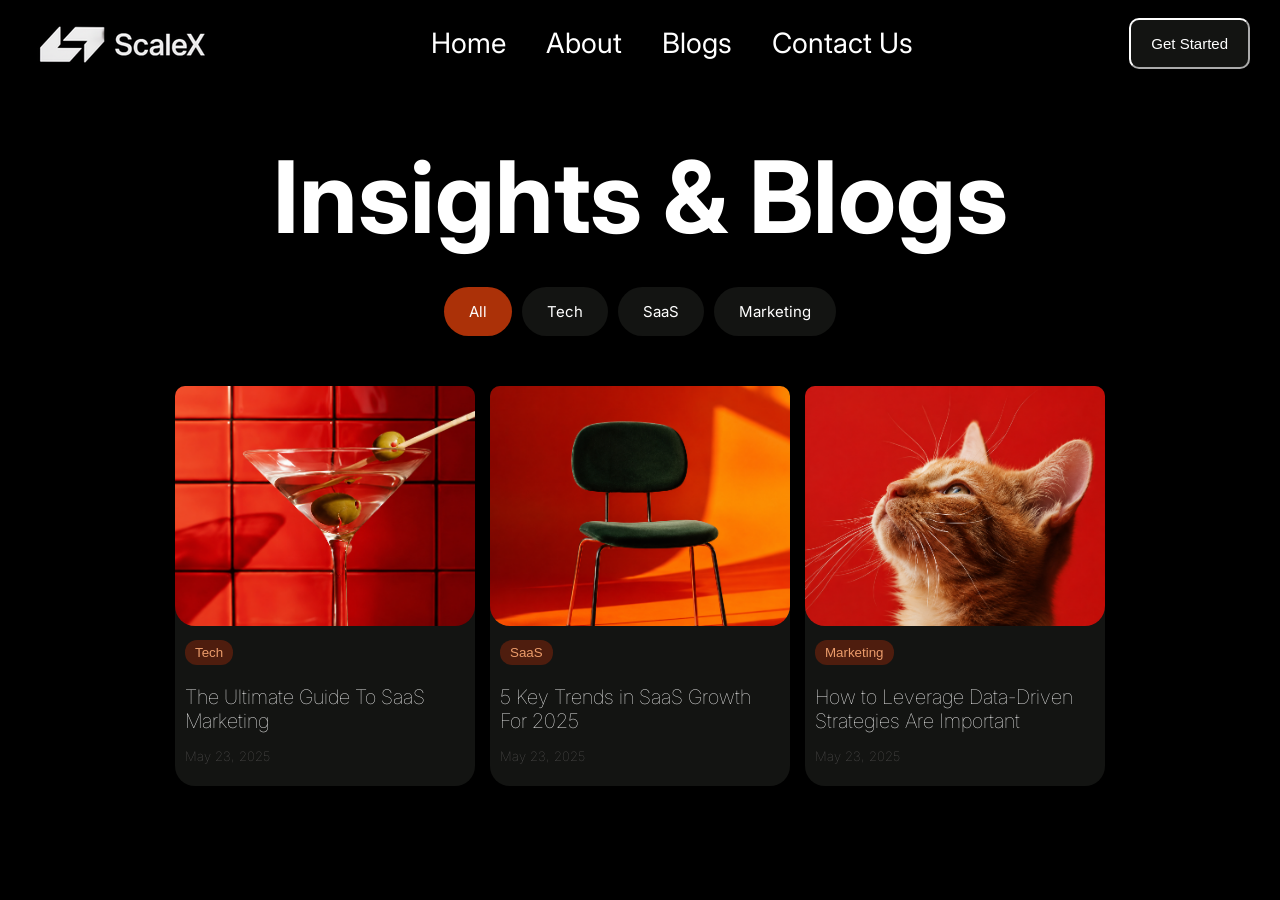
<file: A2/index.html>
<!DOCTYPE html>
<html lang="en">

<head>
    <meta charset="UTF-8">
    <meta name="viewport" content="width=device-width, initial-scale=1.0">
    <title>ScaleX</title>
    <link rel="icon" type="image/png" href="./assests/favicon-96x96.png" sizes="96x96" />
    <link rel="stylesheet" href="styles.css">
</head>

<body>
    <header>
        <nav>
            <img src="./assests/Logo.png" alt="ScaleX Logo" class="logo" loading="lazy">
            <ul class="nav-links">
                <li>Home</li>
                <li>About</li>
                <li>Blogs</li>
                <li>Contact Us</li>
            </ul>
            <button class="GetStarted-btn">Get Started</button>
        </nav>
    </header>

    <main>
        <div class="hero">
            <h1>Insights & Blogs</h1>
            <div class="pills">
                <div class="pill">All</div>
                <div class="pill">Tech</div>
                <div class="pill">SaaS</div>
                <div class="pill">Marketing</div>
            </div>
            <div class="card-container">
                <div class="card1">
                    <img src="./assests/wine-glass.png" alt="Wine Glass" loading="lazy">
                    <button class="tag">Tech</button>
                    <h3>The Ultimate Guide To SaaS Marketing</h3>
                    <p>May 23, 2025</p>
                </div>
                <div class="card2">
                    <img src="./assests/chair.png" alt="Chair" loading="lazy">
                    <button class="tag">SaaS</button>
                    <h3>5 Key Trends in SaaS Growth For 2025</h3>
                    <p>May 23, 2025</p>
                </div>
                <div class="card3">
                    <img src="./assests/cat.png" alt="Cat" loading="lazy">
                    <button class="tag">Marketing</button>
                    <h3>How to Leverage Data-Driven Strategies Are Important</h3>
                    <p>May 23, 2025</p>
                </div>
            </div>
        </div>
    </main>
</body>

</html>
</file>
<file: A2/styles.css>
@import url('https://fonts.googleapis.com/css2?family=Inter:wght@400;500;600;700&display=swap');
* {
    margin: 0;
    padding: 0;
    box-sizing: border-box;
}

html,
body {
    height: 100%;
    width: 100%;
    background-color: #000000;
    font-family: 'Inter', sans-serif;
    overflow-y: hidden;
}

nav{
    display: flex;
    justify-content: space-between;
    align-items: center;
    /* padding: 20px; */
    margin: 10px 30px;
    
}
nav .nav-links{
    display: flex;
    gap: 40px;
    color: #ffffff;
    /* New Css properties */
    list-style: none; 
    font-size: 28px;
}

nav .GetStarted-btn { 
    padding: 15px 20px;
    background-color: #131412;
    font-size: 15px;
    color: white;
    border-radius: 10px;
    border-color: #ffffff;
    cursor: pointer;
}
.hero h1{
    font-size: 100px;
    color: #ffffff;
    margin-top: 60px;
    text-align: center;
}

.hero .pills{
    display: flex;
    justify-content: center;
    gap: 10px;
    margin-top: 30px;
}
.pills .pill{
    padding: 15px 25px;
    background-color: #131412;
    font-size: 15px;
    color: #ffffff;
    border: none;
    border-radius: 25px;
    cursor: pointer;
} 
.pill:nth-child(1){
    background-color: #ab3108;
} 
.pill:hover{
    background-color: #ba0f0f;
    color: #ffffff;
    transition: 0.3s ease-in-out;
}
.card-container{
    display: flex;
    justify-content: center;
    gap: 15px;
    margin: 50px;
    /* border:#ffffff solid 2px; */
}
.card1, .card2, .card3{
    width: 300px;
    height: 400px;
    background-color: #131412;
    border-radius: 10px 10px 20px 20px;
    color: #ffffff;
}
.card1 img, .card2 img, .card3 img{
    width: 100%;
    height: 240px;
    object-fit: cover;
    border-radius: 10px 10px 20px 20px;
}
.tag{
    background-color: #4E1D0E;
    color: #EB9B6A;
    padding: 5px 10px;
    border-radius: 12px;
    margin-top: 10px;
    border: none;
    margin-left: 10px;
    margin-bottom: 10px;
}

.card1 h3, .card2 h3, .card3 h3{
    font-size: 20px;
    margin: 10px;
    text-align: left;
    padding-right: px;
    font-weight: 100;
}
.card1 p, .card2 p, .card3 p{
    font-size: 13px;
    margin: 15px 10px;
    text-align: left;
    color: #656262;
    font-weight: 100;
}
</file>
